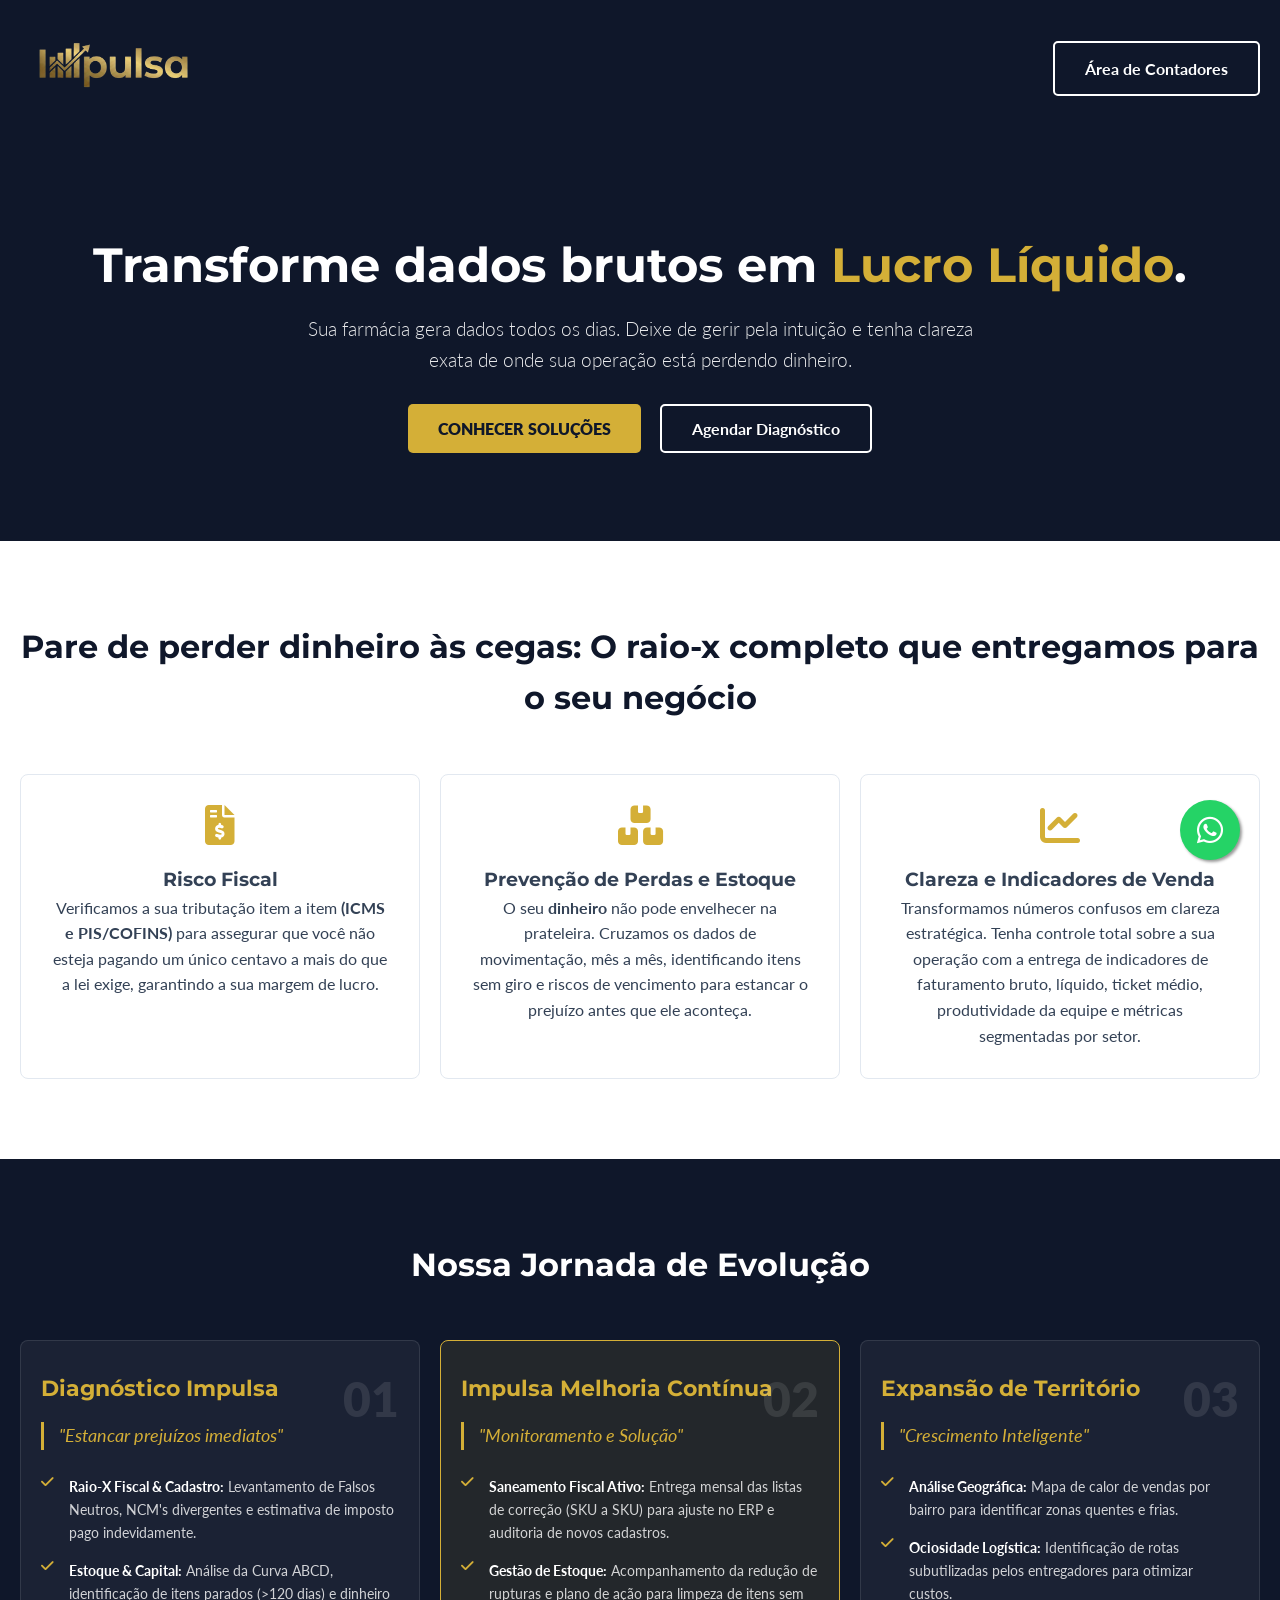
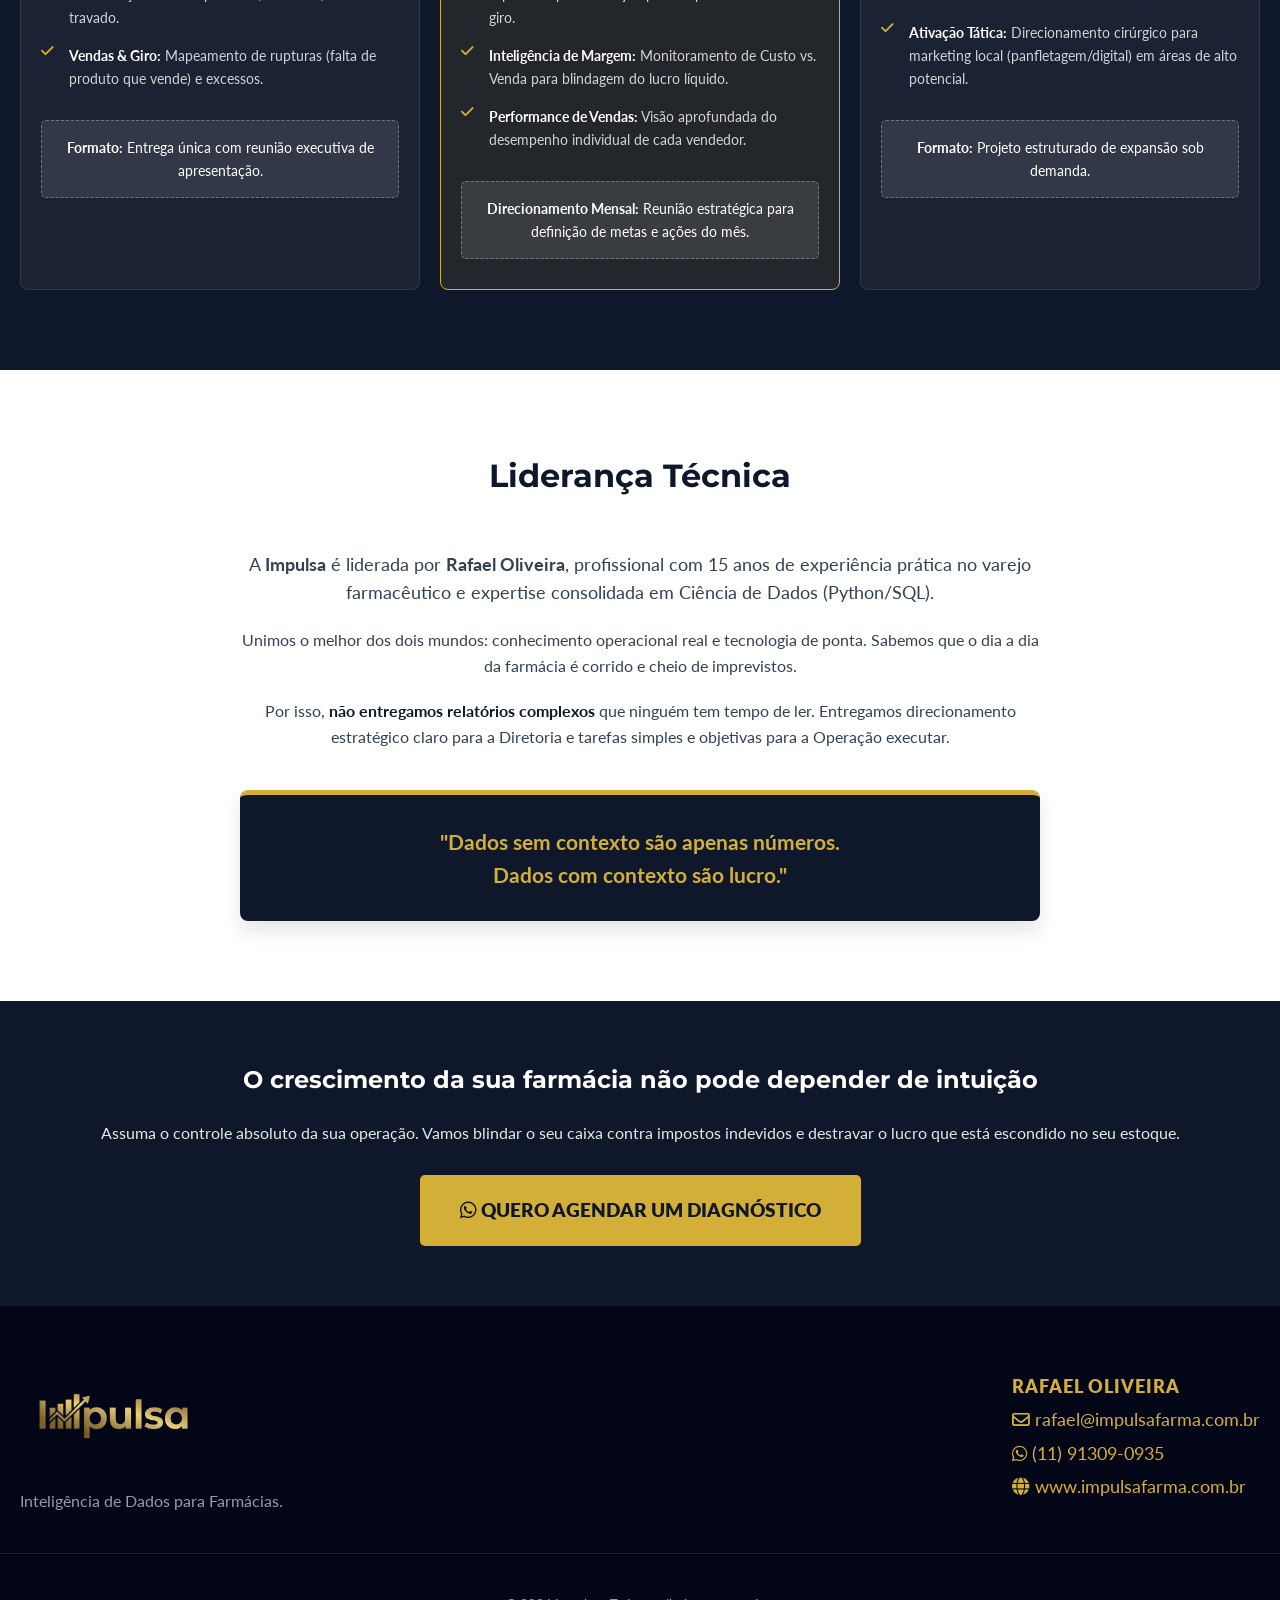
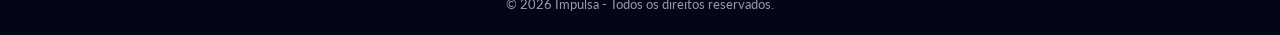
<file: index.html>
<!DOCTYPE html>
<html lang="pt-BR">
<head>
    <meta charset="UTF-8">
    <meta name="viewport" content="width=device-width, initial-scale=1.0">
    
    <title>Impulsa | Consultoria para Farmácias e Gestão de Dados</title>

    <meta name="description" content="Aumente o lucro e as vendas da sua farmácia com Inteligência de Dados. Consultoria especializada em correção de NCM, gestão de estoque, precificação e estratégias para atrair clientes. Liderada por Rafael Oliveira.">

    <meta name="keywords" content="consultoria em farmácia, gestão farmacêutica, como vender mais em farmácia, business intelligence farmácia, saneamento de cadastro, gestão de estoque farmácia, Rafael Oliveira Jundiaí">

    <link rel="shortcut icon" href="favicon.ico" type="image/x-icon">

    <link href="https://cdnjs.cloudflare.com/ajax/libs/font-awesome/6.0.0/css/all.min.css" rel="stylesheet">
    <link href="https://fonts.googleapis.com/css2?family=Lato:wght@300;400;700&family=Montserrat:wght@700;800&display=swap" rel="stylesheet">
    
    <link rel="stylesheet" href="style.css">
</head>
<body>

    <nav>
        <div class="container nav-content" style="display: flex; justify-content: space-between; align-items: center; padding: 15px 20px;">
            <a href="index.html">
                <img src="Impulsa_logo.png" alt="Impulsa Farma" style="height: 100px; width: auto;">
            </a>
            <a href="contadores.html" class="btn-outline">Área de Contadores</a>
        </div>
    </nav>

    <header class="hero">
        <div class="container">
            <h1>Transforme dados brutos em <span class="gold-text">Lucro Líquido</span>.</h1>
            <p class="subtitle">Sua farmácia gera dados todos os dias. Deixe de gerir pela intuição e tenha clareza exata de onde sua operação está perdendo dinheiro.</p>
            <div class="cta-group">
                <a href="#jornada" class="btn-primary">Conhecer Soluções</a>
                <a href="https://wa.me/5511913090935" class="btn-outline">Agendar Diagnóstico</a>
            </div>
        </div>
    </header>

    <section class="section-white" id="solucoes">
        <div class="container">
            <h2 class="section-title">Pare de perder dinheiro às cegas: O raio-x completo que entregamos para o seu negócio</h2>
            <div class="grid-3">
                <div class="card">
                    <i class="fa-solid fa-file-invoice-dollar icon-gold"></i>
                    <h3>Risco Fiscal</h3>
                    <p>Verificamos a sua tributação item a item <strong>(ICMS e PIS/COFINS)</strong> para assegurar que você não esteja pagando um único centavo a mais do que a lei exige, garantindo a sua margem de lucro.</p>
                </div>
                <div class="card">
                    <i class="fa-solid fa-boxes-stacked icon-gold"></i>
                    <h3>Prevenção de Perdas e Estoque</h3>
                    <p>O seu <strong>dinheiro</strong> não pode envelhecer na prateleira. Cruzamos os dados de movimentação, mês a mês, identificando itens sem giro e riscos de vencimento para estancar o prejuízo antes que ele aconteça.</p>
                </div>
                <div class="card">
                    <i class="fa-solid fa-chart-line icon-gold"></i>
                    <h3>Clareza e Indicadores de Venda</h3>
                    <p>Transformamos números confusos em clareza estratégica. Tenha controle total sobre a sua operação com a entrega de indicadores de faturamento bruto, líquido, ticket médio, produtividade da equipe e métricas segmentadas por setor.</p>
                </div>
            </div>
        </div>
    </section>

    <section class="section-blue" id="jornada"> <div class="container">
        <h2 class="section-title white-text">Nossa Jornada de Evolução</h2>
            
            <div class="grid-3">
                
                <div class="product-card">
                    <div class="step">01</div>
                    <h3>Diagnóstico Impulsa</h3>
                    <p class="card-quote">"Estancar prejuízos imediatos"</p>
                    
                    <ul class="feature-list">
                        <li>
                            <i class="fa-solid fa-check gold-text"></i>
                            <span><strong>Raio-X Fiscal & Cadastro:</strong> Levantamento de Falsos Neutros, NCM's divergentes e estimativa de imposto pago indevidamente.</span>
                        </li>
                        <li>
                            <i class="fa-solid fa-check gold-text"></i>
                            <span><strong>Estoque & Capital:</strong> Análise da Curva ABCD, identificação de itens parados (>120 dias) e dinheiro travado.</span>
                        </li>
                        <li>
                            <i class="fa-solid fa-check gold-text"></i>
                            <span><strong>Vendas & Giro:</strong> Mapeamento de rupturas (falta de produto que vende) e excessos.</span>
                        </li>
                    </ul>

                    <div class="card-footer">
                        <strong>Formato:</strong> Entrega única com reunião executiva de apresentação.
                    </div>
                </div> 
                
                <div class="product-card featured">
                    <div class="step">02</div>
                    <h3>Impulsa Melhoria Contínua</h3>
                    <p class="card-quote">"Monitoramento e Solução"</p>
                    
                    <ul class="feature-list">
                        <li>
                            <i class="fa-solid fa-check gold-text"></i>
                            <span><strong>Saneamento Fiscal Ativo:</strong> Entrega mensal das listas de correção (SKU a SKU) para ajuste no ERP e auditoria de novos cadastros.</span>
                        </li>
                        <li>
                            <i class="fa-solid fa-check gold-text"></i>
                            <span><strong>Gestão de Estoque:</strong> Acompanhamento da redução de rupturas e plano de ação para limpeza de itens sem giro.</span>
                        </li>
                        <li>
                            <i class="fa-solid fa-check gold-text"></i>
                            <span><strong>Inteligência de Margem:</strong> Monitoramento de Custo vs. Venda para blindagem do lucro líquido.</span>
                        </li>
                        <li>
                            <i class="fa-solid fa-check gold-text"></i>
                            <span><strong>Performance de Vendas:</strong> Visão aprofundada do desempenho individual de cada vendedor.</span>
                        </li>
                    </ul>

                    <div class="card-footer">
                        <strong>Direcionamento Mensal:</strong> Reunião estratégica para definição de metas e ações do mês.
                    </div>
                </div> 
                
                <div class="product-card">
                    <div class="step">03</div>
                    <h3>Expansão de Território</h3>
                    <p class="card-quote">"Crescimento Inteligente"</p>
                    
                    <ul class="feature-list">
                        <li>
                            <i class="fa-solid fa-check gold-text"></i>
                            <span><strong>Análise Geográfica:</strong> Mapa de calor de vendas por bairro para identificar zonas quentes e frias.</span>
                        </li>
                        <li>
                            <i class="fa-solid fa-check gold-text"></i>
                            <span><strong>Ociosidade Logística:</strong> Identificação de rotas subutilizadas pelos entregadores para otimizar custos.</span>
                        </li>
                        <li>
                            <i class="fa-solid fa-check gold-text"></i>
                            <span><strong>Ativação Tática:</strong> Direcionamento cirúrgico para marketing local (panfletagem/digital) em áreas de alto potencial.</span>
                        </li>
                    </ul>

                    <div class="card-footer">
                        <strong>Formato:</strong> Projeto estruturado de expansão sob demanda.
                    </div>
                </div> 
            </div> 
        </div>
    </section>

    <section class="section-white" id="sobre">
        <div class="container">
            <div class="about-text-centered">
                <h2 class="section-title">Liderança Técnica</h2>
                
                <p style="font-size: 1.1rem; margin-bottom: 20px;">
                    A <strong>Impulsa</strong> é liderada por <strong>Rafael Oliveira</strong>, profissional com 15 anos de experiência prática no varejo farmacêutico e expertise consolidada em Ciência de Dados (Python/SQL).
                </p>

                <p style="margin-bottom: 20px;">
                    Unimos o melhor dos dois mundos: conhecimento operacional real e tecnologia de ponta. Sabemos que o dia a dia da farmácia é corrido e cheio de imprevistos.
                </p>

                <p style="margin-bottom: 30px;">
                    Por isso, <strong style="color: var(--navy);">não entregamos relatórios complexos</strong> que ninguém tem tempo de ler. Entregamos direcionamento estratégico claro para a Diretoria e tarefas simples e objetivas para a Operação executar.
                </p>

                <div class="quote-box">
                    "Dados sem contexto são apenas números.<br> 
                    Dados com contexto são lucro."
                </div>
            </div>
        </div>
    </section>

    <section class="section-blue" style="text-align: center; padding: 60px 0;">
        <div class="container">
            <h2 class="white-text" style="margin-bottom: 20px;">O crescimento da sua farmácia não pode depender de intuição</h2>
            <p class="white-text" style="margin-bottom: 30px; opacity: 0.9;">
                Assuma o controle absoluto da sua operação. Vamos blindar o seu caixa contra impostos indevidos e destravar o lucro que está escondido no seu estoque.
            </p>
            
            <a href="https://wa.me/5511913090935" class="btn-primary btn-cta-final">
                <i class="fa-brands fa-whatsapp"></i> Quero Agendar um Diagnóstico
            </a>
        </div>
    </section>

    <footer>
        <div class="container footer-content">
            <div class="footer-logo">
                <img src="Impulsa_logo.png" alt="Impulsa Farma">
                <p>Inteligência de Dados para Farmácias.</p>
            </div>
            <div class="footer-contact">
                <p><strong>Rafael Oliveira</strong></p>
                <p><i class="fa-regular fa-envelope"></i> rafael@impulsafarma.com.br</p>
                <p><i class="fa-brands fa-whatsapp"></i> (11) 91309-0935</p>
                <p><i class="fa-solid fa-globe"></i> www.impulsafarma.com.br</p>
            </div>
        </div>
        <div class="copy">
            &copy; 2026 Impulsa - Todos os direitos reservados.
        </div>
    </footer>
    
    <a href="https://wa.me/5511913090935" class="whatsapp-float" target="_blank">
        <i class="fa-brands fa-whatsapp"></i>
    </a>
</body>
</html>
</file>
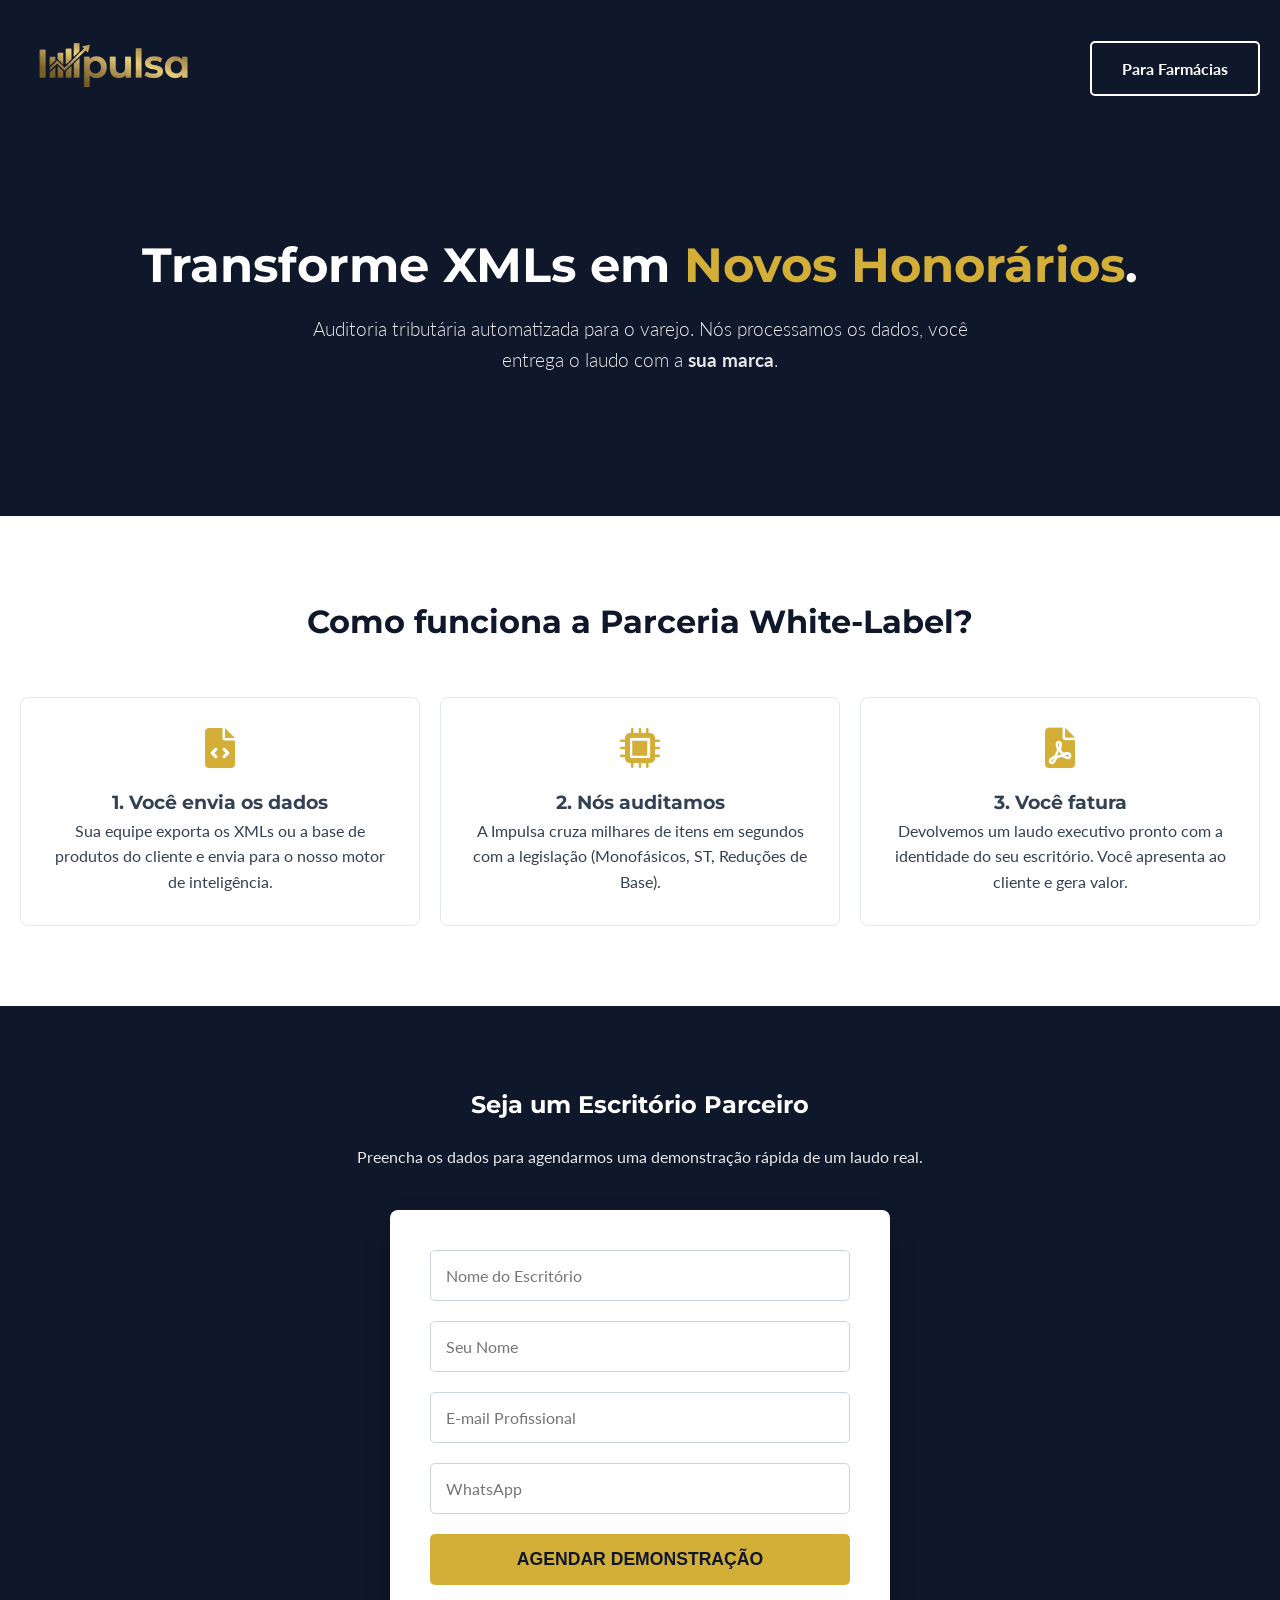
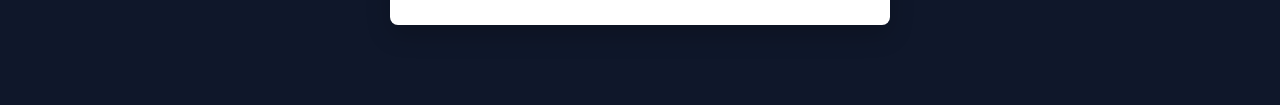
<file: contadores.html>
<!DOCTYPE html>
<html lang="pt-BR">
<head>
    <meta charset="UTF-8">
    <meta name="viewport" content="width=device-width, initial-scale=1.0">
    <title>Impulsa | Área para Contadores</title>
    <link href="https://cdnjs.cloudflare.com/ajax/libs/font-awesome/6.0.0/css/all.min.css" rel="stylesheet">
    <link href="https://fonts.googleapis.com/css2?family=Lato:wght@300;400;700&family=Montserrat:wght@700;800&display=swap" rel="stylesheet">
    <link rel="stylesheet" href="style.css">
</head>
<body>

    <nav>
        <div class="container nav-content" style="display: flex; justify-content: space-between; align-items: center; padding: 15px 20px;">
            <a href="index.html">
                <img src="Impulsa_logo.png" alt="Impulsa Farma" style="height: 100px; width: auto;">
            </a>
            <a href="index.html" class="btn-outline">Para Farmácias</a>
        </div>
    </nav>

    <header class="hero hero-contadores">
        <div class="container">
            <h1>Transforme XMLs em <span class="gold-text">Novos Honorários</span>.</h1>
            <p class="subtitle">Auditoria tributária automatizada para o varejo. Nós processamos os dados, você entrega o laudo com a <strong>sua marca</strong>.</p>
        </div>
    </header>

    <section class="section-white">
        <div class="container">
            <h2 class="section-title">Como funciona a Parceria White-Label?</h2>
            <div class="grid-3">
                <div class="card">
                    <i class="fa-solid fa-file-code icon-gold"></i>
                    <h3>1. Você envia os dados</h3>
                    <p>Sua equipe exporta os XMLs ou a base de produtos do cliente e envia para o nosso motor de inteligência.</p>
                </div>
                <div class="card">
                    <i class="fa-solid fa-microchip icon-gold"></i>
                    <h3>2. Nós auditamos</h3>
                    <p>A Impulsa cruza milhares de itens em segundos com a legislação (Monofásicos, ST, Reduções de Base).</p>
                </div>
                <div class="card">
                    <i class="fa-solid fa-file-pdf icon-gold"></i>
                    <h3>3. Você fatura</h3>
                    <p>Devolvemos um laudo executivo pronto com a identidade do seu escritório. Você apresenta ao cliente e gera valor.</p>
                </div>
            </div>
        </div>
    </section>

    <section class="section-blue" id="cadastro-contador">
        <div class="container about-text-centered">
            <h2 class="white-text" style="margin-bottom: 20px;">Seja um Escritório Parceiro</h2>
            <p class="white-text" style="margin-bottom: 40px; opacity: 0.9;">Preencha os dados para agendarmos uma demonstração rápida de um laudo real.</p>
            
            <div class="form-container">
                <form id="form-contadores" action="https://formspree.io/f/xwvwrwvz" method="POST" class="impulsa-form">
                    <div class="input-group"><input type="text" name="Escritorio" placeholder="Nome do Escritório" required></div>
                    <div class="input-group"><input type="text" name="Nome" placeholder="Seu Nome" required></div>
                    <div class="input-group"><input type="email" name="Email" placeholder="E-mail Profissional" required></div>
                    <div class="input-group"><input type="tel" name="Telefone" placeholder="WhatsApp" required></div>
    
                    <button type="submit" id="btn-submit" class="btn-primary" style="width: 100%; border: none; cursor: pointer; padding: 15px; font-size: 1.1rem;">Agendar Demonstração</button>
                </form>
            </div>
        </div>
    </section>

    <script>
        var form = document.getElementById("form-contadores");
        
        form.addEventListener("submit", async function(event) {
            event.preventDefault(); 
            
            var data = new FormData(form);
            var button = document.getElementById("btn-submit");
            
            button.innerHTML = "Enviando..."; 
            button.style.opacity = "0.7";
            button.disabled = true;

            try {
                const response = await fetch(form.action, {
                    method: form.method,
                    body: data,
                    headers: {
                        'Accept': 'application/json'
                    }
                });
                
                if (response.ok) {
                    window.location.href = "index.html";
                } else {
                    alert("Ocorreu um erro ao enviar. Tente novamente.");
                    button.innerHTML = "Agendar Demonstração";
                    button.style.opacity = "1";
                    button.disabled = false;
                }
            } catch (error) {
                alert("Erro de conexão. Tente novamente.");
                button.innerHTML = "Agendar Demonstração";
                button.style.opacity = "1";
                button.disabled = false;
            }
        });
    </script>

</body>
</html>
</file>
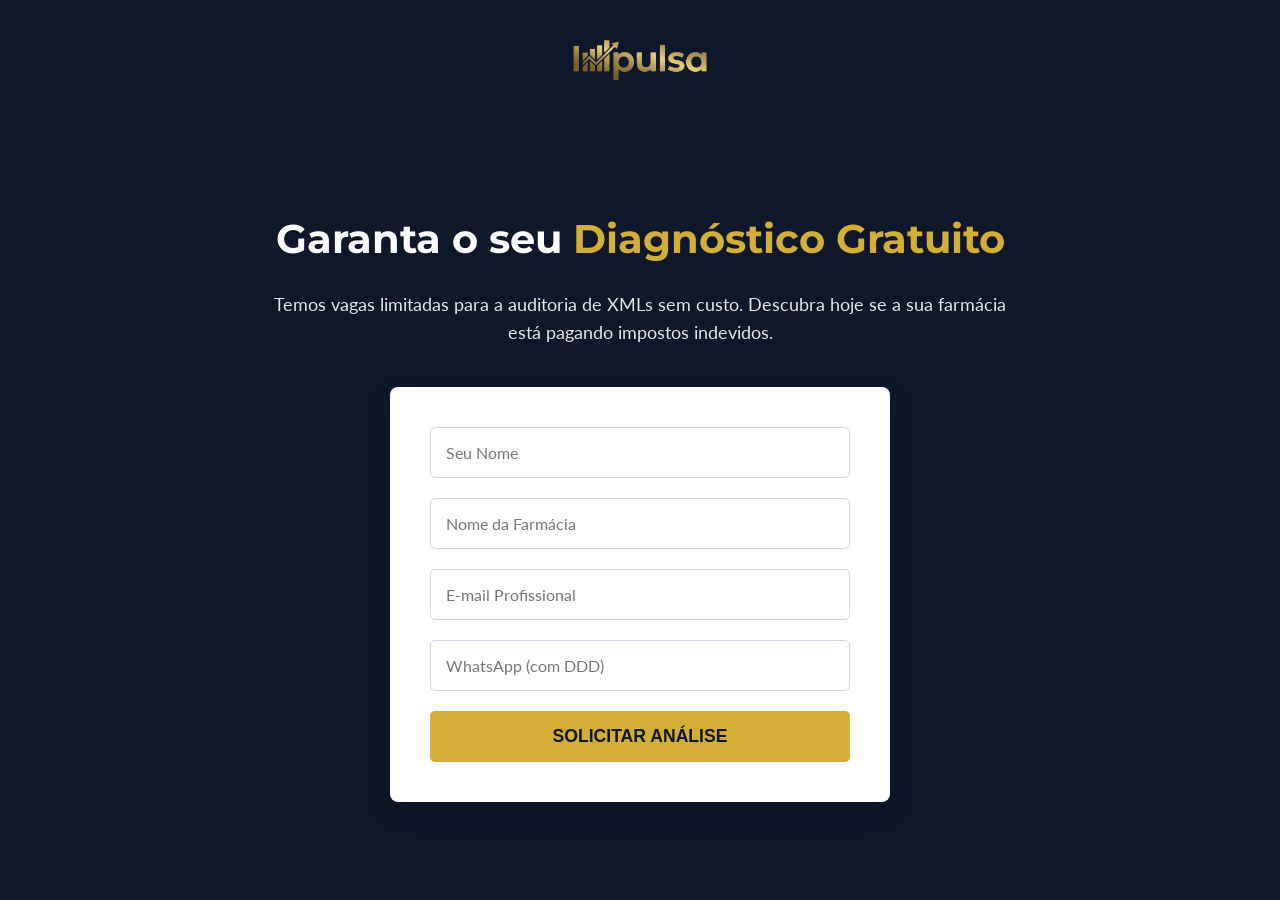
<file: diagnostico.html>
<!DOCTYPE html>
<html lang="pt-BR">
<head>
    <meta charset="UTF-8">
    <meta name="viewport" content="width=device-width, initial-scale=1.0">
    <title>Impulsa | Diagnóstico Gratuito</title>
    <link href="https://cdnjs.cloudflare.com/ajax/libs/font-awesome/6.0.0/css/all.min.css" rel="stylesheet">
    <link href="https://fonts.googleapis.com/css2?family=Lato:wght@300;400;700&family=Montserrat:wght@700;800&display=swap" rel="stylesheet">
    <link rel="stylesheet" href="style.css">
</head>
<body style="background-color: var(--navy);">

    <nav>
        <div class="container nav-content" style="display: flex; justify-content: center; align-items: center; padding: 15px 20px;">
            <a href="index.html">
                <img src="Impulsa_logo.png" alt="Impulsa Farma" style="height: 90px; width: auto;">
            </a>
        </div>
    </nav>

    <section class="section-blue" style="min-height: 80vh; display: flex; align-items: center;">
        <div class="container about-text-centered">
            <h1 class="white-text" style="font-size: 2.5rem; margin-bottom: 20px;">Garanta o seu <span class="gold-text">Diagnóstico Gratuito</span></h1>
            <p class="white-text" style="margin-bottom: 40px; font-size: 1.1rem; opacity: 0.9;">
                Temos vagas limitadas para a auditoria de XMLs sem custo. Descubra hoje se a sua farmácia está pagando impostos indevidos.
            </p>
            
            <div class="form-container">
                <form id="form-diagnostico" action="https://formspree.io/f/xwvwrwvz" method="POST" class="impulsa-form">
                    
                    <div class="input-group"><input type="text" name="Nome" placeholder="Seu Nome" required></div>
                    <div class="input-group"><input type="text" name="Farmacia" placeholder="Nome da Farmácia" required></div>
                    <div class="input-group"><input type="email" name="Email" placeholder="E-mail Profissional" required></div>
                    <div class="input-group"><input type="tel" name="Telefone" placeholder="WhatsApp (com DDD)" required></div>
    
                     <button type="submit" id="btn-submit" class="btn-primary" style="width: 100%; border: none; cursor: pointer; padding: 15px; font-size: 1.1rem;">Solicitar Análise</button>
                </form>
            </div>
        </div>
    </section>

    <script>
        var form = document.getElementById("form-diagnostico");
        
        form.addEventListener("submit", async function(event) {
            event.preventDefault(); // Impede o Formspree de abrir a tela de "Obrigado"
            
            var data = new FormData(form);
            var button = document.getElementById("btn-submit");
            
            // Muda o texto do botão para mostrar que está carregando
            button.innerHTML = "Enviando..."; 
            button.style.opacity = "0.7";
            button.disabled = true;

            try {
                const response = await fetch(form.action, {
                    method: form.method,
                    body: data,
                    headers: {
                        'Accept': 'application/json'
                    }
                });
                
                if (response.ok) {
                    // Se deu certo, joga o cliente de volta para a Home!
                    window.location.href = "index.html";
                } else {
                    alert("Ocorreu um erro ao enviar. Tente novamente.");
                    button.innerHTML = "Solicitar Análise";
                    button.style.opacity = "1";
                    button.disabled = false;
                }
            } catch (error) {
                alert("Erro de conexão. Tente novamente.");
                button.innerHTML = "Solicitar Análise";
                button.style.opacity = "1";
                button.disabled = false;
            }
        });
    </script>

</body>
</html>
</file>
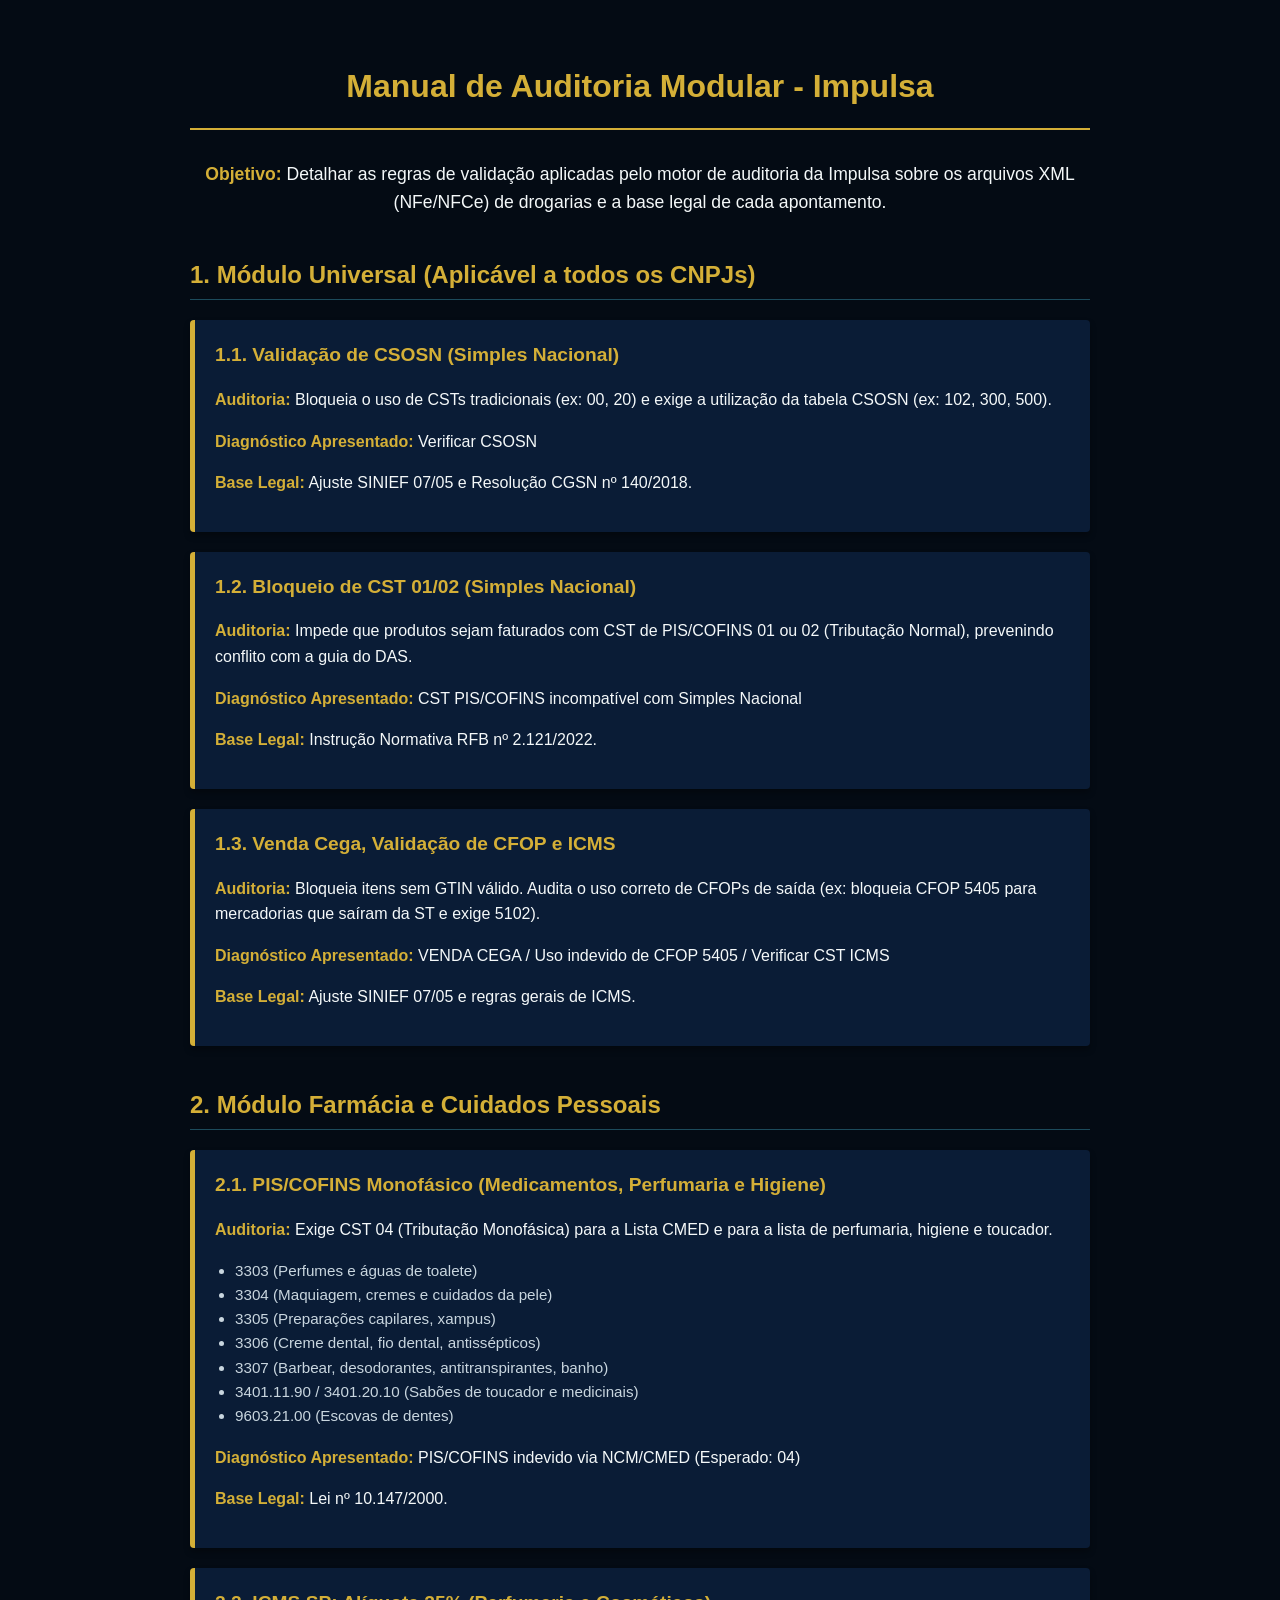
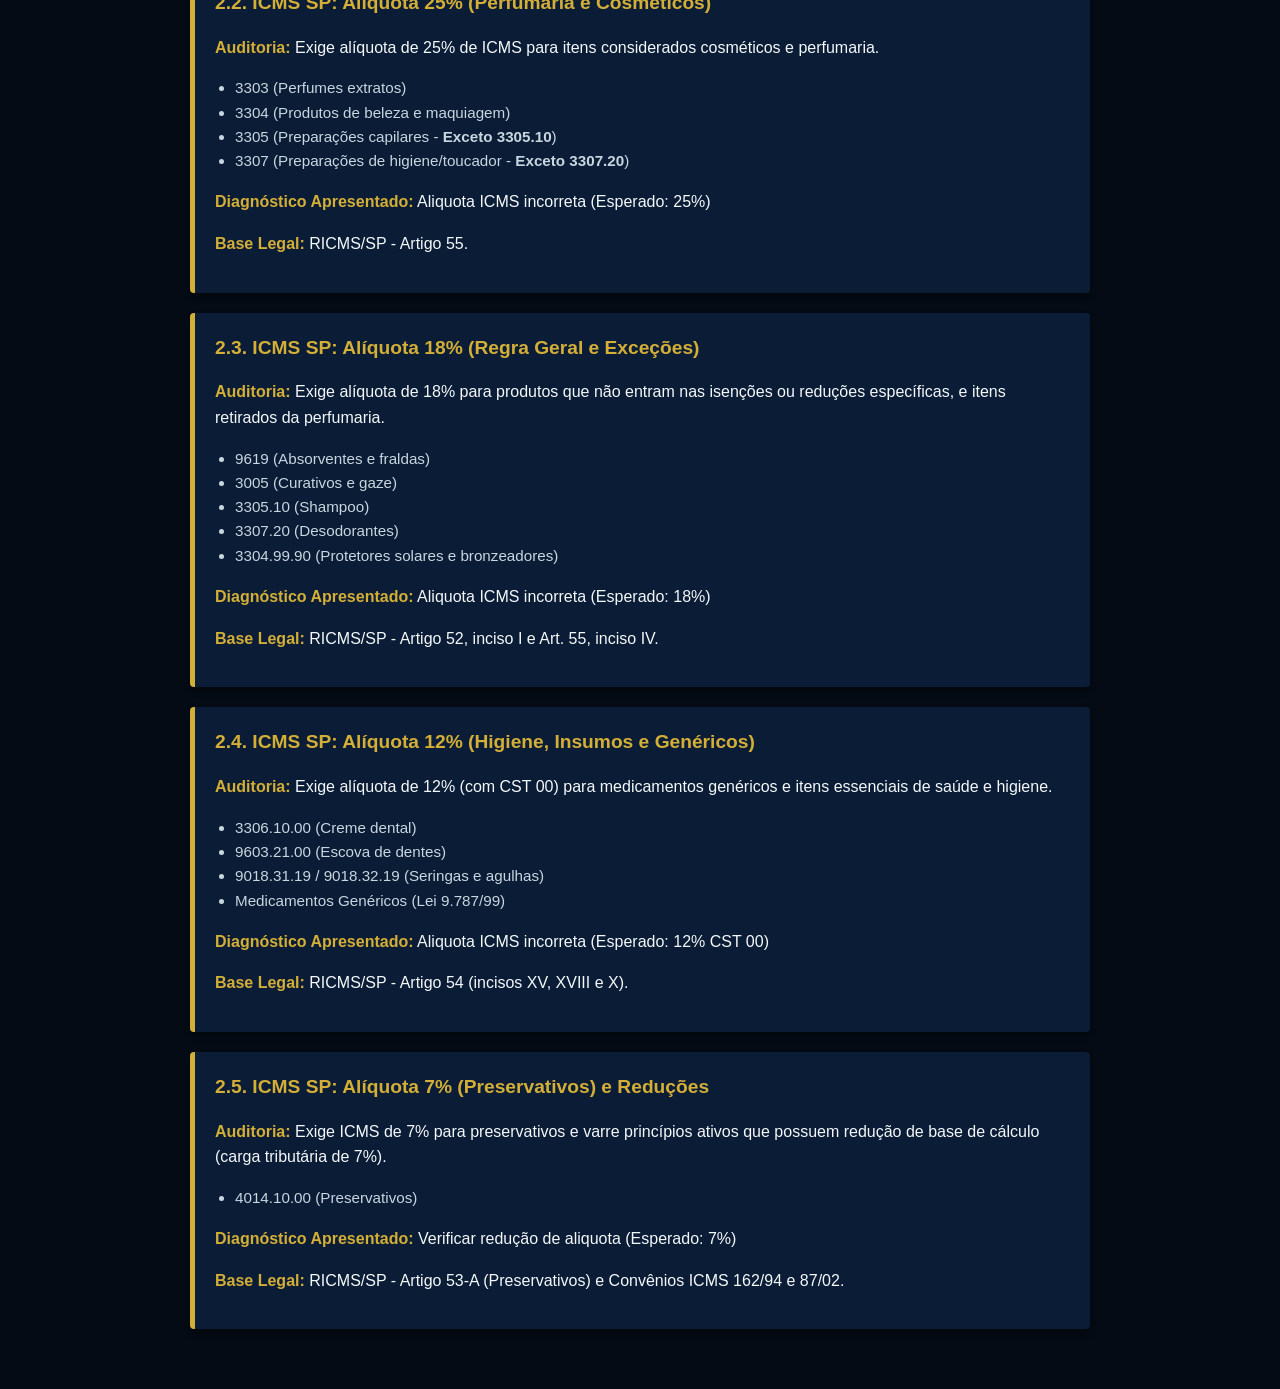
<file: manual.html>
<!DOCTYPE html>
<html lang="pt-BR">
<head>
    <meta charset="UTF-8">
    <meta name="viewport" content="width=device-width, initial-scale=1.0">
    <title>Manual de Auditoria Modular - Impulsa</title>
    <style>
        body {
            background-color: #040b14; /* Azul marinho profundo */
            color: #f4f8f9; /* Branco gelo */
            font-family: 'Segoe UI', Tahoma, Geneva, Verdana, sans-serif;
            margin: 0;
            padding: 40px;
            line-height: 1.6;
        }
        .container {
            max-width: 900px;
            margin: auto;
        }
        h1, h2, h3 {
            color: #d4af37; /* Dourado */
        }
        h1 {
            text-align: center;
            border-bottom: 2px solid #d4af37;
            padding-bottom: 15px;
            margin-bottom: 30px;
        }
        h2 {
            margin-top: 40px;
            border-bottom: 1px solid #1c4b5c;
            padding-bottom: 5px;
        }
        .regra-box {
            background-color: #0a1c36; /* Fundo das caixas em marinho intermediário */
            border-left: 5px solid #d4af37;
            padding: 20px;
            margin-bottom: 20px;
            border-radius: 4px;
            box-shadow: 0 4px 6px rgba(0,0,0,0.3);
        }
        .regra-titulo {
            font-size: 1.2em;
            font-weight: bold;
            color: #d4af37;
            margin-bottom: 10px;
        }
        .label {
            font-weight: bold;
            color: #d4af37;
        }
        .intro {
            font-size: 1.1em;
            text-align: center;
            margin-bottom: 40px;
        }
        .ncm-list {
            margin-top: 10px;
            margin-bottom: 10px;
            padding-left: 20px;
            font-size: 0.95em;
            color: #c9d6df;
        }
    </style>
</head>
<body>

<div class="container">
    <h1>Manual de Auditoria Modular - Impulsa</h1>
    
    <div class="intro">
        <p><span class="label">Objetivo:</span> Detalhar as regras de validação aplicadas pelo motor de auditoria da Impulsa sobre os arquivos XML (NFe/NFCe) de drogarias e a base legal de cada apontamento.</p>
    </div>

    <h2>1. Módulo Universal (Aplicável a todos os CNPJs)</h2>

    <div class="regra-box">
        <div class="regra-titulo">1.1. Validação de CSOSN (Simples Nacional)</div>
        <p><span class="label">Auditoria:</span> Bloqueia o uso de CSTs tradicionais (ex: 00, 20) e exige a utilização da tabela CSOSN (ex: 102, 300, 500).</p>
        <p><span class="label">Diagnóstico Apresentado:</span> Verificar CSOSN</p>
        <p><span class="label">Base Legal:</span> Ajuste SINIEF 07/05 e Resolução CGSN nº 140/2018.</p>
    </div>

    <div class="regra-box">
        <div class="regra-titulo">1.2. Bloqueio de CST 01/02 (Simples Nacional)</div>
        <p><span class="label">Auditoria:</span> Impede que produtos sejam faturados com CST de PIS/COFINS 01 ou 02 (Tributação Normal), prevenindo conflito com a guia do DAS.</p>
        <p><span class="label">Diagnóstico Apresentado:</span> CST PIS/COFINS incompatível com Simples Nacional</p>
        <p><span class="label">Base Legal:</span> Instrução Normativa RFB nº 2.121/2022.</p>
    </div>

    <div class="regra-box">
        <div class="regra-titulo">1.3. Venda Cega, Validação de CFOP e ICMS</div>
        <p><span class="label">Auditoria:</span> Bloqueia itens sem GTIN válido. Audita o uso correto de CFOPs de saída (ex: bloqueia CFOP 5405 para mercadorias que saíram da ST e exige 5102).</p>
        <p><span class="label">Diagnóstico Apresentado:</span> VENDA CEGA / Uso indevido de CFOP 5405 / Verificar CST ICMS</p>
        <p><span class="label">Base Legal:</span> Ajuste SINIEF 07/05 e regras gerais de ICMS.</p>
    </div>

    <h2>2. Módulo Farmácia e Cuidados Pessoais</h2>

    <div class="regra-box">
        <div class="regra-titulo">2.1. PIS/COFINS Monofásico (Medicamentos, Perfumaria e Higiene)</div>
        <p><span class="label">Auditoria:</span> Exige CST 04 (Tributação Monofásica) para a Lista CMED e para a lista de perfumaria, higiene e toucador.</p>
        <ul class="ncm-list">
            <li>3303 (Perfumes e águas de toalete)</li>
            <li>3304 (Maquiagem, cremes e cuidados da pele)</li>
            <li>3305 (Preparações capilares, xampus)</li>
            <li>3306 (Creme dental, fio dental, antissépticos)</li>
            <li>3307 (Barbear, desodorantes, antitranspirantes, banho)</li>
            <li>3401.11.90 / 3401.20.10 (Sabões de toucador e medicinais)</li>
            <li>9603.21.00 (Escovas de dentes)</li>
        </ul>
        <p><span class="label">Diagnóstico Apresentado:</span> PIS/COFINS indevido via NCM/CMED (Esperado: 04)</p>
        <p><span class="label">Base Legal:</span> Lei nº 10.147/2000.</p>
    </div>

    <div class="regra-box">
        <div class="regra-titulo">2.2. ICMS SP: Alíquota 25% (Perfumaria e Cosméticos)</div>
        <p><span class="label">Auditoria:</span> Exige alíquota de 25% de ICMS para itens considerados cosméticos e perfumaria.</p>
        <ul class="ncm-list">
            <li>3303 (Perfumes extratos)</li>
            <li>3304 (Produtos de beleza e maquiagem)</li>
            <li>3305 (Preparações capilares - <b>Exceto 3305.10</b>)</li>
            <li>3307 (Preparações de higiene/toucador - <b>Exceto 3307.20</b>)</li>
        </ul>
        <p><span class="label">Diagnóstico Apresentado:</span> Aliquota ICMS incorreta (Esperado: 25%)</p>
        <p><span class="label">Base Legal:</span> RICMS/SP - Artigo 55.</p>
    </div>

    <div class="regra-box">
        <div class="regra-titulo">2.3. ICMS SP: Alíquota 18% (Regra Geral e Exceções)</div>
        <p><span class="label">Auditoria:</span> Exige alíquota de 18% para produtos que não entram nas isenções ou reduções específicas, e itens retirados da perfumaria.</p>
        <ul class="ncm-list">
            <li>9619 (Absorventes e fraldas)</li>
            <li>3005 (Curativos e gaze)</li>
            <li>3305.10 (Shampoo)</li>
            <li>3307.20 (Desodorantes)</li>
            <li>3304.99.90 (Protetores solares e bronzeadores)</li>
        </ul>
        <p><span class="label">Diagnóstico Apresentado:</span> Aliquota ICMS incorreta (Esperado: 18%)</p>
        <p><span class="label">Base Legal:</span> RICMS/SP - Artigo 52, inciso I e Art. 55, inciso IV.</p>
    </div>
    
    <div class="regra-box">
        <div class="regra-titulo">2.4. ICMS SP: Alíquota 12% (Higiene, Insumos e Genéricos)</div>
        <p><span class="label">Auditoria:</span> Exige alíquota de 12% (com CST 00) para medicamentos genéricos e itens essenciais de saúde e higiene.</p>
        <ul class="ncm-list">
            <li>3306.10.00 (Creme dental)</li>
            <li>9603.21.00 (Escova de dentes)</li>
            <li>9018.31.19 / 9018.32.19 (Seringas e agulhas)</li>
            <li>Medicamentos Genéricos (Lei 9.787/99)</li>
        </ul>
        <p><span class="label">Diagnóstico Apresentado:</span> Aliquota ICMS incorreta (Esperado: 12% CST 00)</p>
        <p><span class="label">Base Legal:</span> RICMS/SP - Artigo 54 (incisos XV, XVIII e X).</p>
    </div>

    <div class="regra-box">
        <div class="regra-titulo">2.5. ICMS SP: Alíquota 7% (Preservativos) e Reduções</div>
        <p><span class="label">Auditoria:</span> Exige ICMS de 7% para preservativos e varre princípios ativos que possuem redução de base de cálculo (carga tributária de 7%).</p>
        <ul class="ncm-list">
            <li>4014.10.00 (Preservativos)</li>
        </ul>
        <p><span class="label">Diagnóstico Apresentado:</span> Verificar redução de aliquota (Esperado: 7%)</p>
        <p><span class="label">Base Legal:</span> RICMS/SP - Artigo 53-A (Preservativos) e Convênios ICMS 162/94 e 87/02.</p>
    </div>

</div>

</body>
</html>
</file>
<file: style.css>
/* --- VARIAVEIS E RESET --- */
:root {
    --navy: #0f172a;
    --gold: #D4AF37;
    --gold-hover: #b5952f;
    --white: #ffffff;
    --light-gray: #f8fafc;
    --text: #334155;
}

* { margin: 0; padding: 0; box-sizing: border-box; }

html {
    scroll-behavior: smooth;
}

body {
    font-family: 'Lato', sans-serif;
    color: var(--text);
    line-height: 1.6;
}

h1, h2, h3 { font-family: 'Montserrat', sans-serif; font-weight: 700; }

.container {
    max-width: 1280px; 
    margin: 0 auto;
    padding: 0 20px;
}

/* --- CABEÇALHO E LOGO --- */
nav {
    background-color: var(--navy);
    padding: 0; 
    box-shadow: 0 4px 20px rgba(0,0,0,0.3);
    text-align: center;
}

.nav-content {
    display: flex;
    justify-content: center;
    align-items: center;
    width: 100%;
}

.logo { 
    height: 200px; 
    width: auto; 
    display: block;
    margin: -30px auto; 
    max-width: 100%; 
    max-height: none;
    object-fit: contain;
}

/* --- HERO SECTION --- */
.hero {
    background-color: var(--navy);
    color: var(--white);
    padding: 100px 0;
    text-align: center;
    background-image: linear-gradient(rgba(15, 23, 42, 0.9), rgba(15, 23, 42, 0.9)), url('https://images.unsplash.com/photo-1631549916768-4119b2e5f926?ixlib=rb-4.0.3&auto=format&fit=crop&w=1920&q=80');
    background-size: cover;
    background-position: center;
}

.hero h1 {
    font-size: 3rem;
    margin-bottom: 20px;
    line-height: 1.2;
}

/* --- FUNDO EXCLUSIVO PÁGINA CONTADORES --- */
.hero-contadores {
    background-image: linear-gradient(rgba(15, 23, 42, 0.85), rgba(15, 23, 42, 0.90)), url('https://images.unsplash.com/photo-1554224155-8d04cb21cd6c?q=80&w=1920&auto=format&fit=crop');
    background-size: cover;
    background-position: center;
    background-attachment: fixed; /* Cria aquele efeito elegante de paralaxe ao rolar a página */
}

.gold-text { color: var(--gold); }

.subtitle {
    font-size: 1.2rem;
    max-width: 700px;
    margin: 0 auto 40px auto;
    opacity: 0.9;
    font-weight: 300;
}

/* --- BOTÕES --- */
.btn-whatsapp {
    background-color: #25D366;
    color: white;
    padding: 10px 20px;
    border-radius: 5px;
    text-decoration: none;
    font-weight: 700;
    font-size: 0.9rem;
}

.btn-primary {
    background-color: var(--gold);
    color: var(--navy);
    padding: 15px 30px;
    border-radius: 5px;
    text-decoration: none;
    font-weight: 800;
    text-transform: uppercase;
    transition: 0.3s;
}

.btn-primary:hover { background-color: var(--gold-hover); }

.btn-outline {
    border: 2px solid var(--white);
    color: var(--white);
    padding: 13px 30px;
    border-radius: 5px;
    text-decoration: none;
    font-weight: 700;
    margin-left: 15px;
    transition: 0.3s;
}

.btn-outline:hover { background: var(--white); color: var(--navy); }

.whatsapp-float {
    position: fixed;
    width: 60px;
    height: 60px;
    bottom: 40px;
    right: 40px;
    background-color: #25d366;
    color: #FFF;
    border-radius: 50px;
    text-align: center;
    font-size: 30px;
    box-shadow: 2px 2px 3px #999;
    z-index: 1000;
    display: flex;
    align-items: center;
    justify-content: center;
    transition: 0.3s;
    text-decoration: none;
}

.whatsapp-float:hover {
    background-color: #1ebe57;
    transform: scale(1.1);
}

/* --- SEÇÕES E GRIDS --- */
.section-white { padding: 80px 0; background: var(--white); }
.section-blue { padding: 80px 0; background: var(--navy); color: var(--white); }

.section-title {
    text-align: center;
    font-size: 2rem;
    margin-bottom: 50px;
    color: var(--navy);
}

.white-text { color: var(--white); }

/* GRID SYSTEM */
.grid-3 {
    display: grid;
    gap: 20px;
    grid-template-columns: 1fr; /* Mobile: 1 coluna */
}

@media (min-width: 1024px) { 
    .grid-3 {
        grid-template-columns: repeat(3, 1fr); /* Desktop: 3 colunas forçadas */
    }
}

/* --- CARDS (DORES & PRODUTOS) --- */
.card {
    text-align: center;
    padding: 30px;
    border: 1px solid #e2e8f0;
    border-radius: 8px;
    transition: 0.3s;
}

.card:hover { transform: translateY(-5px); box-shadow: 0 10px 20px rgba(0,0,0,0.05); }

.icon-gold {
    font-size: 2.5rem;
    color: var(--gold);
    margin-bottom: 20px;
}

/* Estilo dos Cards de Jornada */
.product-card {
    background: rgba(255,255,255,0.05);
    padding: 30px 20px; 
    border: 1px solid rgba(255,255,255,0.1);
    border-radius: 8px;
    position: relative;
}

.product-card.featured {
    border: 1px solid var(--gold);
    background: rgba(212, 175, 55, 0.1);
}

.product-card h3 { color: var(--gold); margin-bottom: 15px; font-size: 1.4rem; }

.step {
    font-size: 3rem;
    font-weight: 800;
    color: rgba(255,255,255,0.1);
    position: absolute;
    top: 20px;
    right: 20px;
}

.card-quote {
    color: var(--gold);
    font-style: italic;
    font-size: 1.1rem;
    margin-bottom: 25px;
    border-left: 3px solid var(--gold);
    padding-left: 15px;
}

.feature-list {
    list-style: none;
    text-align: left;
    margin-bottom: 30px;
}

.feature-list li {
    display: flex;
    gap: 15px;
    margin-bottom: 15px;
    color: rgba(255,255,255,0.8);
    font-size: 0.9rem;
}

.feature-list strong { color: var(--white); }

.card-footer {
    background: rgba(255,255,255,0.1);
    padding: 15px;
    border-radius: 5px;
    font-size: 0.9rem;
    color: var(--white);
    text-align: center;
    border: 1px dashed rgba(255,255,255,0.3);
}

/* --- RODAPÉ --- */
footer {
    background-color: #020617; 
    color: rgba(255,255,255,0.6);
    padding: 60px 0 20px 0;
}

.footer-content {
    display: flex;
    justify-content: space-between;
    align-items: center;
    margin-bottom: 40px;
    border-bottom: 1px solid rgba(255,255,255,0.1);
    padding-bottom: 40px;
}

.footer-logo img {
    height: 100px !important;
    width: auto;
    margin-bottom: 15px;
}

.footer-contact p {
    color: var(--gold); 
    font-size: 1.1rem;
    margin-bottom: 5px;
}

.footer-contact strong {
    color: var(--gold);
    font-weight: 800;
    text-transform: uppercase;
    letter-spacing: 1px;
}

.copy { text-align: center; font-size: 0.8rem; }

/* --- RESPONSIVIDADE (MOBILE) --- */
@media (max-width: 768px) {
    .logo {
        height: auto; 
        width: 90%;
        max-width: 400px;
        margin: 0 auto;
    }

    nav { padding: 30px 0; min-height: auto; }

    .hero h1 { font-size: 2rem; }
    .nav-content { flex-direction: column; gap: 15px; }
    
    .footer-content { 
        flex-direction: column; 
        text-align: center; 
        gap: 30px; 
    }
    
    .cta-group { display: flex; flex-direction: column; gap: 15px; }
    .btn-outline { margin-left: 0; }

    .whatsapp-float {
        width: 50px;
        height: 50px;
        bottom: 20px;
        right: 20px;
        font-size: 25px;
    }

    /* Ajuste para o sobre não centralizar tudo forçadamente no mobile se não quiser */
    .section-title { text-align: center !important; }
}

/* --- SEÇÃO SOBRE (CENTRALIZADA/SEM FOTO) --- */

.about-text-centered {
    max-width: 800px; 
    margin: 0 auto;   
    text-align: center; 
}

.quote-box {
    background-color: var(--navy);
    color: var(--gold);
    padding: 30px;
    border-radius: 8px;
    font-weight: 700;
    font-size: 1.3rem;
    text-align: center;
    border-top: 5px solid var(--gold);
    border-left: none; 
    box-shadow: 0 10px 20px rgba(0,0,0,0.1);
    margin-top: 40px;
}

/* --- BOTÃO FINAL (CTA) CORREÇÃO MOBILE --- */

.btn-cta-final {
    font-size: 1.2rem;
    padding: 20px 40px;
    display: inline-block; 
}

@media (max-width: 768px) {
    .btn-cta-final {
        font-size: 1rem;      
        padding: 15px 20px;   
        width: 100%;          
        max-width: 350px;     
        display: block;       
        margin: 0 auto;       
    }

    .quote-box {
        font-size: 1.1rem;    
        padding: 20px;
    }
}

/* --- FORMULÁRIOS --- */
.form-container {
    background: var(--white);
    padding: 40px;
    border-radius: 8px;
    max-width: 500px;
    margin: 0 auto;
    box-shadow: 0 10px 25px rgba(0,0,0,0.2);
}
.input-group { margin-bottom: 20px; }
.input-group input {
    width: 100%;
    padding: 15px;
    border: 1px solid #cbd5e1;
    border-radius: 5px;
    font-family: 'Lato', sans-serif;
    font-size: 1rem;
    color: var(--navy);
}
.input-group input:focus {
    outline: none;
    border-color: var(--gold);
    box-shadow: 0 0 0 2px rgba(212, 175, 55, 0.3);
}
</file>
